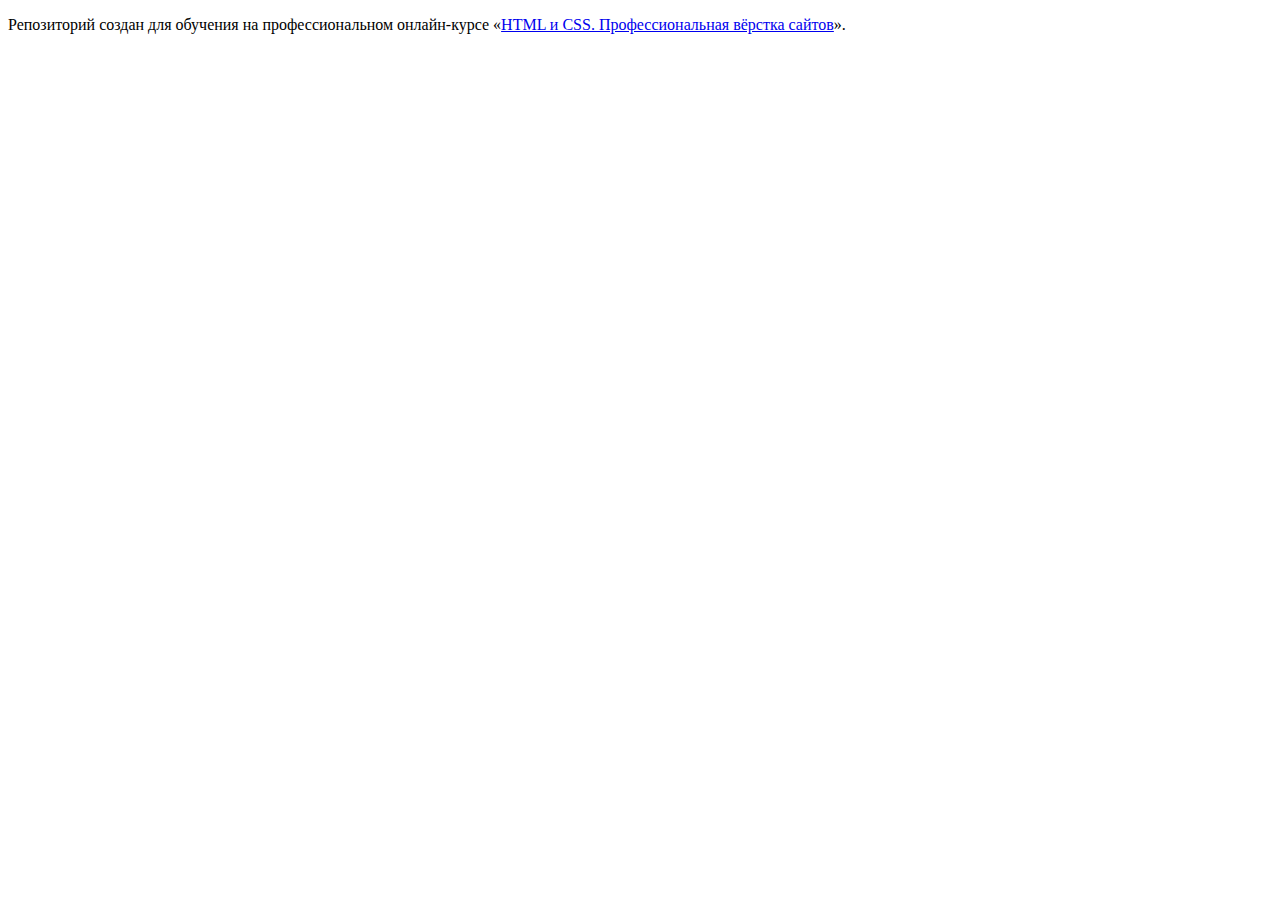
<file: blank.html>
<!DOCTYPE html>
<html lang="ru">
  <head>
    <meta charset="utf-8">
    <title>HTML Academy: Техномарт</title>
  </head>
  <body>
  
    <p>Репозиторий создан для обучения на профессиональном онлайн‑курсе «<a href="https://htmlacademy.ru/intensive/htmlcss">HTML и CSS. Профессиональная вёрстка сайтов</a>».</p>

  </body>
</html>
</file>
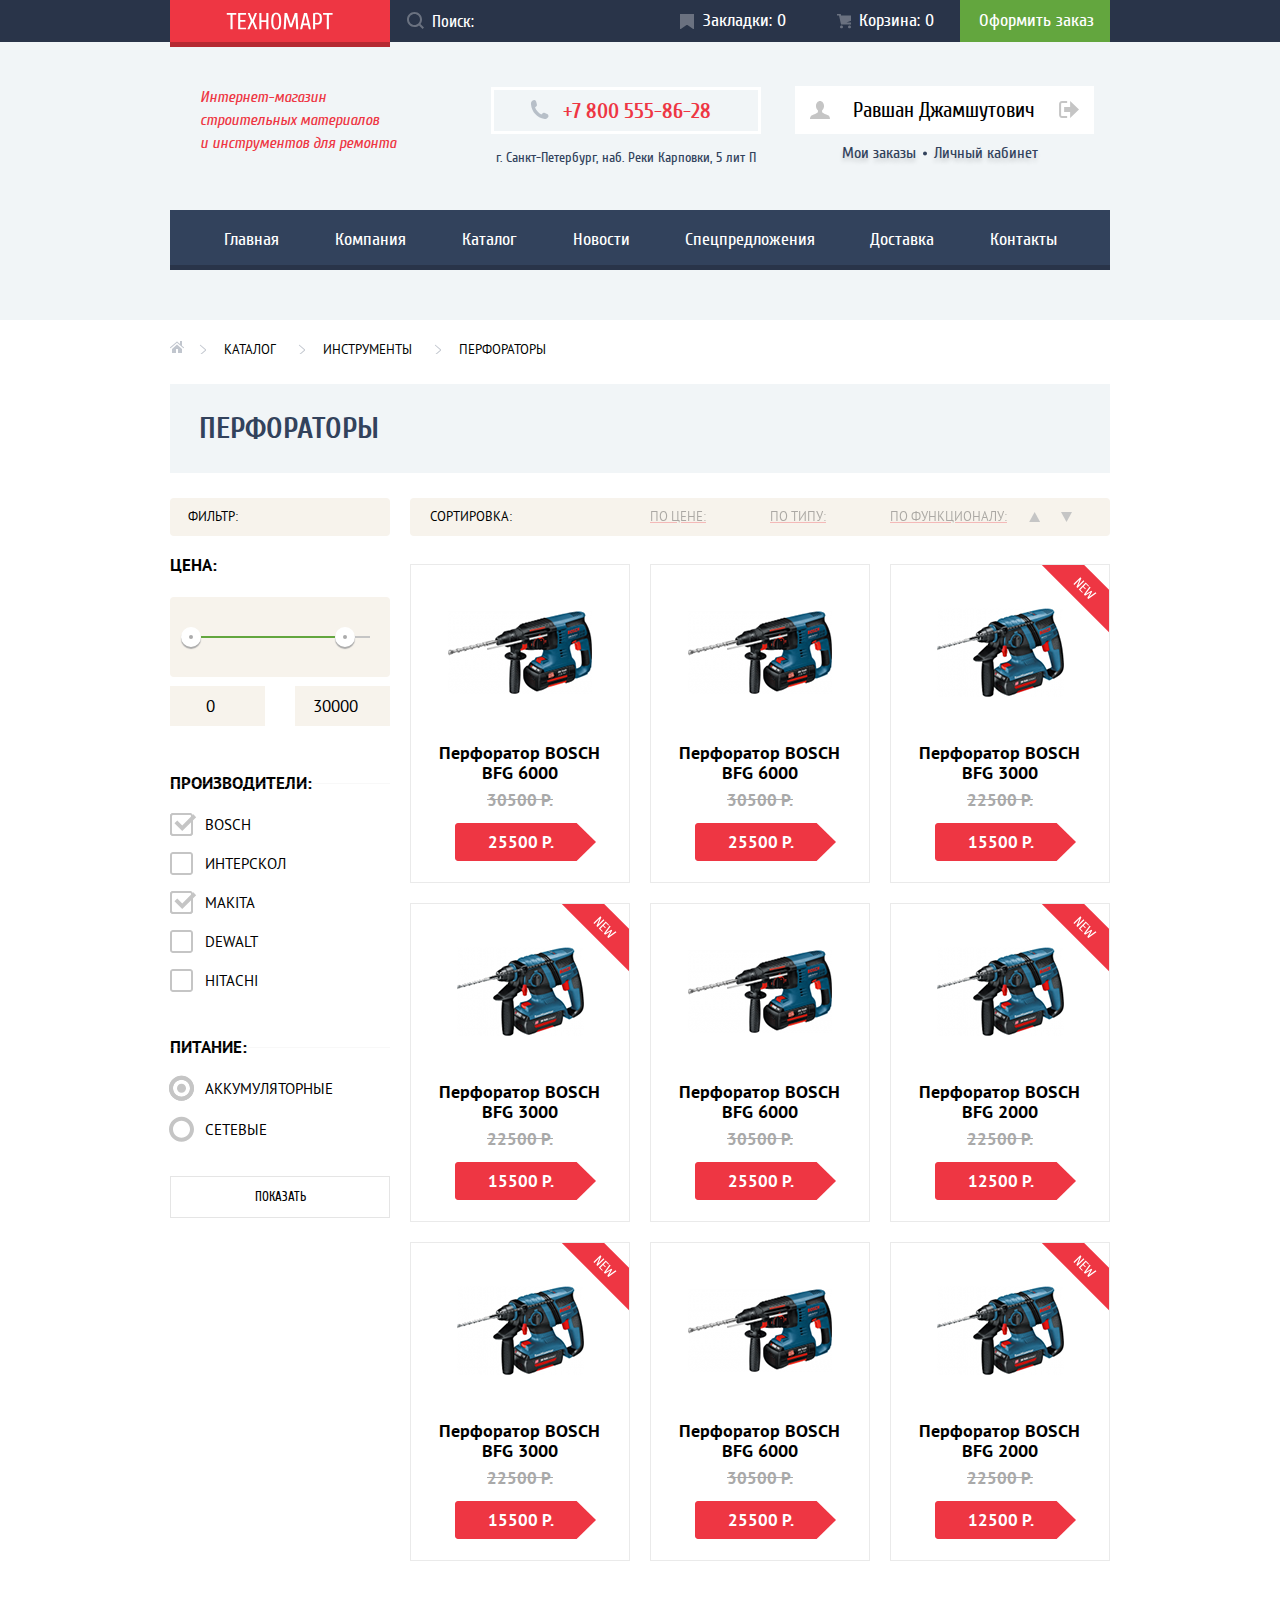
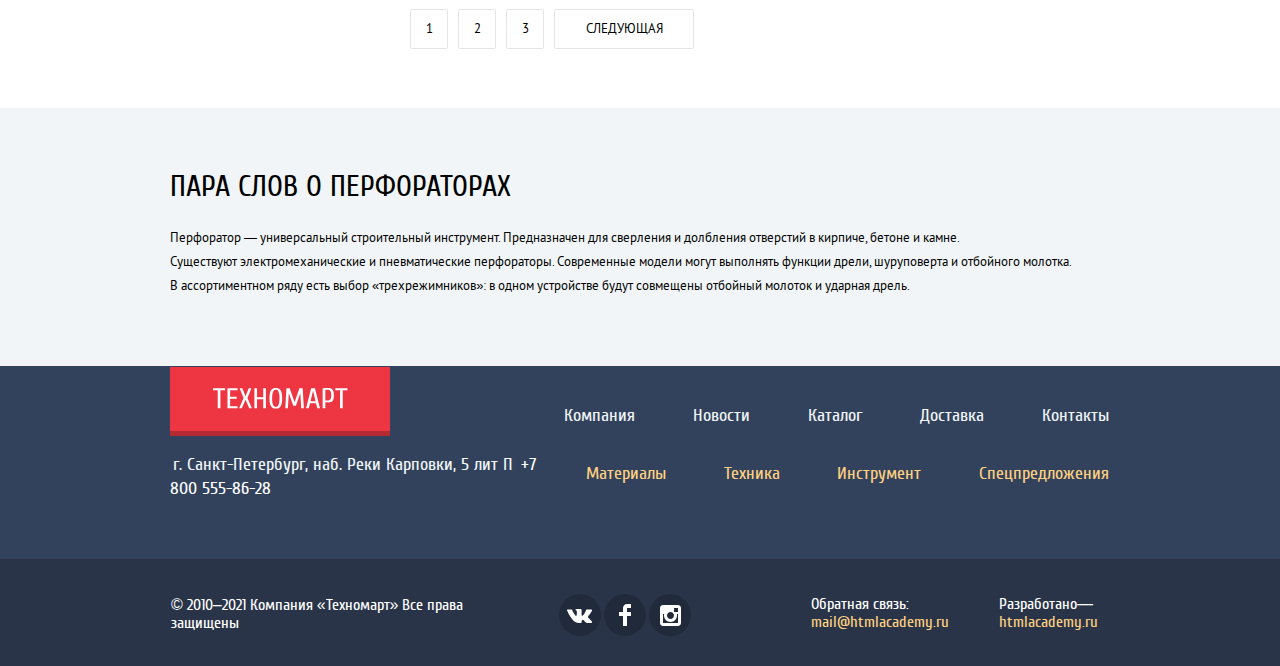
<file: catalog.html>
<!DOCTYPE html>
<html lang="ru">

<head>
  <meta charset="utf-8">
  <meta http-equiv="X-UA-Compatible" content="IE=edge">
  <meta name="viewport" content="width=device-width, initial-scale=1.0">

  <title>HTML Academy: Техномарт</title>

  <link rel="icon" href="favicon.ico">
  <link rel="icon" href="favicon/icon.svg" type="image/svg+xml">
  <link rel="apple-touch-icon" href="favicon/180.png">
  <link rel="manifest" href="manifest.webmanifest">

  <link rel="preload" href="fonts/cuprum.woff2" as="font" crossorigin="anonymous">
  <link rel="preload" href="fonts/cuprumbold.woff2" as="font" crossorigin="anonymous">

  <link rel="stylesheet" href="css/normalize.css">
  <link rel="stylesheet" href="css/style.css">
</head>

<body class="page-body">
  <header class="header">
    <div class="header-top-bar">
      <div class="header-top-wrapper">
        <a class="main-logo" href="index.html" title="Техномарт"><img src="img/logo/logo.svg" width="107px" height="17px"
            alt="Логотип Техномарт"></a>
        <form action="https://echo.htmlacademy.ru" method="post">
          <label class="top-search">
            <input class="header-search" type="text" id="search" name="search" placeholder="Поиск:">
            <svg width="17" height="17" viewBox="0 0 17 17" fill="none" xmlns="http://www.w3.org/2000/svg">
              <path fill-rule="evenodd" clip-rule="evenodd"
                d="M13.458 12.044L17 15.586L15.586 17L12.044 13.458C10.782 14.421 9.21 15 7.5 15C3.35786 15 0 11.6421 0 7.5C0 3.35786 3.35786 0 7.5 0C11.6421 0 15 3.35786 15 7.5C15.0001 9.14309 14.4581 10.7403 13.458 12.044ZM7.5 2C4.467 2 2 4.467 2 7.5C2.00331 10.5362 4.4638 12.9967 7.5 13C10.532 13 13 10.532 13 7.5C13 4.467 10.532 2 7.5 2Z" />
            </svg>
          </label>
        </form>
        <a class="bookmarks links" href="#" title="Закладки">Закладки: 0</a>
        <a class="basket links" href="#" title="Корзина">Корзина: 0</a>
        <a class="checkout links" href="#" title="Оформить заказ">Оформить заказ</a>
      </div>
    </div>
    </div>

    <div class="container">
      <div class="header-middle">
        <div class="header-text">
          Интернет-магазин <br>
          строительных материалов <br>
          и инструментов для ремонта
        </div>

        <div class="header-contacts">
          <a class="header-phone links" href="tel:+78005558628" title="Позвонить">+7 800 555-86-28</a>
          <p class="header-address">
            г. Санкт-Петербург, наб. Реки Карповки, 5 лит П
          </p>
        </div>
        <div class="login-user">
          <div>
            <!--Авторизованному пользователю-->
            <a class="login-in" href="#">Равшан Джамшутович</a> <a href="#"></a>
            <a href="#" title="Выйти"></a>
          </div>
          <div class="private">
            <a class="private-basket" href="#" title="Мои заказы">Мои заказы</a>
            <div class="private-img"></div>
            <a class="private-office" href="#" title="Личный кабинет">Личный кабинет</a>
          </div>
        </div>
      </div>

      <nav class="main-navigation container">
        <ul class="main-navigation-list lists">
          <li class="site-navigation"><a class="navigation-point links" href="index.html" title="Главная">Главная</a>
          </li>
          <li class="site-navigation"><a class="navigation-point links" href="blank.html" title="Компания">Компания</a>
          </li>
          <li class="site-navigation"><a class="navigation-point links" href="catalog.html" title="Каталог">Каталог</a>
          </li>
          <li class="site-navigation"><a class="navigation-point links" href="blank.html" title="Новости">Новости</a>
          </li>
          <li class="site-navigation"><a class="navigation-point links" href="blank.html"
              title="Спецпредложения">Спецпредложения</a></li>
          <li class="site-navigation"><a class="navigation-point links" href="blank.html" title="Доставка">Доставка</a>
          </li>
          <li class="site-navigation"><a class="navigation-point links" href="blank.html" title="Контакты">Контакты</a>
          </li>
        </ul>
      </nav>
  </header>

  <main class="main-catalog">
    <div class="container">
      <h1 class="visually-hidden">Каталог продукции</h1>
      <div class="catalog-menu lists">
        <a class="basic" href="index.html" title="Главная"></a>
        <a class="next" href="catalog.html" title="Каталог">Каталог</a>
        <a class="next" href="blank.html" title="Инструменты">Инструменты</a>
        <a class="next" title="Перфораторы">Перфораторы</a>
      </div>

      <h2 class="header-punchers">перфораторы</h2>

      <div class="catalog-content">
        <section class="main-catalog-filter">
          <div class="header-filter">Фильтр:</div>

          <form class="filter-price" method="get" action="https://echo.htmlacademy.ru">
            <fieldset>
              <legend class="filter-section">
                Цена:
              </legend>
              <div class="filter-range">
                <div class="scale">
                  <div class="bar" style="width: 85%; margin-left: 0%"></div>
                </div>
                <div class="toggle toggle-min" tabindex="0" style="left: 5%"></div>
                <div class="toggle toggle-max" tabindex="0" style="left: 75%"></div>
              </div>
              <div class="range-price">
                <label><input class="filter-range-price" type="number" name="min-price" value="0"></label>
                <label><input class="filter-range-price" type="number" name="max-price" value="30000"></label>
              </div>
            </fieldset>
            <fieldset>
              <legend class="filter-section filter-line">
                Производители:
              </legend>
              <ul class="filter-points lists">
                <li class="manufacturers-items">
                  <input class="visually-hidden filter-input-checkbox" type="checkbox" name="manufacturers"
                    value="BOSCH" id="filter-BOSCH" checked>
                  <label for="filter-BOSCH">BOSCH</label>
                </li>
                <li class="manufacturers-items">
                  <input class="visually-hidden filter-input-checkbox" type="checkbox" name="manufacturers"
                    value="ИНТЕРСКОЛ" id="filter-ИНТЕРСКОЛ">
                  <label for="filter-ИНТЕРСКОЛ">ИНТЕРСКОЛ</label>
                </li>
                <li class="manufacturers-items">
                  <input class="visually-hidden filter-input-checkbox" type="checkbox" name="manufacturers"
                    value="MAKIta" id="filter-MAKIta" checked>
                  <label for="filter-MAKIta">MAKIta</label>
                </li>
                <li class="manufacturers-items">
                  <input class="visually-hidden filter-input-checkbox" type="checkbox" name="manufacturers"
                    value="Dewalt" id="filter-Dewalt">
                  <label for="filter-Dewalt">Dewalt</label>
                </li>
                <li class="manufacturers-items">
                  <input class="visually-hidden filter-input-checkbox" type="checkbox" name="manufacturers"
                    value="Hitachi" id="filter-Hitachi">
                  <label for="filter-Hitachi">Hitachi</label>
                </li>
              </ul>
            </fieldset>
            <fieldset>
              <legend class="filter-section filter-line">
                Питание:
              </legend>
              <ul class="filter-points lists">
                <li class="energy-items">
                  <input class="visually-hidden filter-input-radio" type="radio" name="energy" value="battery"
                    id="filter-battery" checked>
                  <label for="filter-battery">Аккумуляторные</label>
                </li>
                <li class="energy-items">
                  <input class="visually-hidden filter-input-radio" type="radio" name="energy" value="Network"
                    id="filter-Network">
                  <label for="filter-Network">Сетевые</label>
                </li>
              </ul>
            </fieldset>
            <button class="button-filter" type="submit">Показать</button>
          </form>

        </section>
        <div>
          <section class="main-sorting">
            <span class="sorting">Сортировка:</span>
            <div class="sorting-item lists">
              <a class="sorting-point" href="#" title="По цене">По цене:</a>
              <a class="sorting-point" href="#" title="По типу">По типу:</a>
              <a class="sorting-point" href="#" title="По функционалу">По функционалу:</a>
            </div>
            <ul class="increase lists">
              <li class="up">
                <a href="#" title="Возрастание"></a>
              </li>
              <li class="down">
                <a href="#" title="Убывание"></a>
              </li>
            </ul>
          </section>

          <section class="container">
            <h2 class="visually-hidden">Список перфораторов</h2>

            <ul class="catalog-products lists">
              <li class="popular-products-item">
                <div class="img-catalog">
                  <img src="img/catalog/boschbfg6000.png" width="144" height="128" alt="Перфоратор bosch bfg 6000">
                </div>
                <h3 class="popular-products-name">Перфоратор BOSCH BFG 6000</h3>
                <span class="old-price">30500 Р.</span>
                <span class="new-price">25500 Р.</span>
                <div class="products-hover">
                  <a class="button-hover-buy" href="#">Купить</a>
                  <a class="button-hover-bookmarks" href="#">В закладки</a>
                </div>
              </li>
              <li class="popular-products-item">
                <div class="img-catalog">
                  <img src="img/catalog/boschbfg6000.png" width="144" height="128" alt="Перфоратор bosch bfg 6000">
                </div>
                <h3 class="popular-products-name">Перфоратор BOSCH BFG 6000</h3>
                <span class="old-price">30500 Р.</span>
                <span class="new-price">25500 Р.</span>
                <div class="products-hover">
                  <a class="button-hover-buy" href="#">Купить</a>
                  <a class="button-hover-bookmarks" href="#">В закладки</a>
                </div>
              </li>
              <li class="popular-products-item new">
                <div class="img-catalog">
                  <img src="img/catalog/boschbfg3000.png" width="127" height="112" alt="Перфоратор bosch bfg 3000">
                </div>
                <h3 class="popular-products-name">Перфоратор BOSCH BFG 3000</h3>
                <span class="old-price">22500 Р.</span>
                <span class="new-price">15500 Р.</span>
                <div class="products-hover">
                  <a class="button-hover-buy" href="#">Купить</a>
                  <a class="button-hover-bookmarks" href="#">В закладки</a>
                </div>
              </li>
              <li class="popular-products-item new">
                <div class="img-catalog">
                  <img src="img/catalog/boschbfg3000.png" width="127" height="112" alt="Перфоратор bosch bfg 3000">
                </div>
                <h3 class="popular-products-name">Перфоратор BOSCH BFG 3000</h3>
                <span class="old-price">22500 Р.</span>
                <span class="new-price">15500 Р.</span>
                <div class="products-hover">
                  <a class="button-hover-buy" href="#">Купить</a>
                  <a class="button-hover-bookmarks" href="#">В закладки</a>
                </div>
              </li>
              <li class="popular-products-item">
                <div class="img-catalog">
                  <img src="img/catalog/boschbfg6000.png" width="144" height="128" alt="Перфоратор bosch bfg 6000">
                </div>
                <h3 class="popular-products-name">Перфоратор BOSCH BFG 6000</h3>
                <span class="old-price">30500 Р.</span>
                <span class="new-price">25500 Р.</span>
                <div class="products-hover">
                  <a class="button-hover-buy" href="#">Купить</a>
                  <a class="button-hover-bookmarks" href="#">В закладки</a>
                </div>
              </li>
              <li class="popular-products-item new">
                <div class="img-catalog">
                  <img src="img/catalog/boschbfg2000.png" width="127" height="112" alt="Перфоратор bosch bfg 2000">
                </div>
                <h3 class="popular-products-name">Перфоратор BOSCH BFG 2000</h3>
                <span class="old-price">22500 Р.</span>
                <span class="new-price">12500 Р.</span>
                <div class="products-hover">
                  <a class="button-hover-buy" href="#">Купить</a>
                  <a class="button-hover-bookmarks" href="#">В закладки</a>
                </div>
              <li class="popular-products-item new">
                <div class="img-catalog">
                  <img src="img/catalog/boschbfg3000.png" width="127" height="112" alt="Перфоратор bosch bfg 3000">
                </div>
                <h3 class="popular-products-name">Перфоратор BOSCH BFG 3000</h3>
                <span class="old-price">22500 Р.</span>
                <span class="new-price">15500 Р.</span>
                <div class="products-hover">
                  <a class="button-hover-buy" href="#">Купить</a>
                  <a class="button-hover-bookmarks" href="#">В закладки</a>
                </div>
              </li>
              <li class="popular-products-item">
                <div class="img-catalog">
                  <img src="img/catalog/boschbfg6000.png" width="144" height="128" alt="Перфоратор bosch bfg 6000">
                </div>
                <h3 class="popular-products-name">Перфоратор BOSCH BFG 6000</h3>
                <span class="old-price">30500 Р.</span>
                <span class="new-price">25500 Р.</span>
                <div class="products-hover">
                  <a class="button-hover-buy" href="#">Купить</a>
                  <a class="button-hover-bookmarks" href="#">В закладки</a>
                </div>
              </li>
              <li class="popular-products-item new">
                <div class="img-catalog">
                  <img src="img/catalog/boschbfg2000.png" width="127" height="112" alt="Перфоратор bosch bfg 2000">
                </div>
                <h3 class="popular-products-name">Перфоратор BOSCH BFG 2000</h3>
                <span class="old-price">22500 Р.</span>
                <span class="new-price">12500 Р.</span>
                <div class="products-hover">
                  <a class="button-hover-buy" href="#">Купить</a>
                  <a class="button-hover-bookmarks" href="#">В закладки</a>
                </div>
            </ul>
            <div class="all-pages">
              <div class="pages lists">
                <a class="page1" href="#" title="1">1</a>
                <a class="page2" href="#" title="2">2</a>
                <a class="page3" href="#" title="3">3</a>
              </div>
              <a class="page-next" href="#" title="Следующая">Следующая</a>
            </div>
        </div>
      </div>
    </div>
    </section>

    <section class="main-bottom">
      <div class="container">
        <h2 class="heading">Пара слов о перфораторах</h2>
        <p class="perforator-text">Перфоратор — универсальный строительный инструмент. Предназначен для сверления и
          долбления отверстий в кирпиче,
          бетоне и камне.<br>
          Существуют электромеханические и пневматические перфораторы. Современные модели
          могут
          выполнять функции дрели,
          шуруповерта и отбойного молотка. <br>
          В ассортиментном ряду есть выбор «трехрежимников»: в одном устройстве будут
          совмещены отбойный молоток и
          ударная дрель.</p>
      </div>
    </section>
  </main>

  <footer class="main-footer">
    <div class="container">
      <div class="main-footer-content">
        <div>
          <a class="footer-logo" href="index.html" title="Техномарт"><img src="img/logo/logo.svg" width="137"
              height="22" alt="Логотип Техномарт"></a>

          <div class="footer-contacts">
            <span class="footer-address">
              г. Санкт-Петербург, наб. Реки Карповки, 5 лит П
            </span>

            <a class="contacts-phone links" href="tel:+78005558628" title="Позвонить">+7 800 555-86-28</a>
          </div>
        </div>
        <nav>
          <ul class="footer-navigation lists">
            <li><a class="footer-site-navigation" href="blank.html" title="Компания">Компания</a></li>
            <li><a class="footer-site-navigation" href="blank.html" title="Новости">Новости</a></li>
            <li><a class="footer-site-navigation" href="blank.html" title="Каталог">Каталог</a></li>
            <li><a class="footer-site-navigation" href="blank.html" title="Доставка">Доставка</a></li>
            <li><a class="footer-site-navigation" href="blank.html" title="Контакты">Контакты</a></li>
          </ul>
          <ul class="footer-navigation-2 lists">
            <li><a class="footer-catalog-navigation" href="blank.html" title="Материалы">Материалы</a></li>
            <li><a class="footer-catalog-navigation" href="blank.html" title="Техника">Техника</a></li>
            <li><a class="footer-catalog-navigation" href="blank.html" title="Инструмент">Инструмент</a></li>
            <li><a class="footer-catalog-navigation" href="blank.html" title="Спецпредложения">Спецпредложения</a></li>
          </ul>
        </nav>
      </div>
    </div>

    <div class="footer-bottom">
      <div class="container footer-bottom-content">
        <div class="footer-bottom-text">
          <span>© 2010–2021 Компания «Техномарт» </span>
          <span>Все права защищены</span>
        </div>

        <div class="footer-social lists">
          <a class="social-button vk links" href="#" title="Вконтакте"></a>
          <a class="social-button fb links" href="#" title="Фейсбук"></a>
          <a class="social-button ins links" href="#" title="Инстаграм"></a>
        </div>

        <div class="footer-feedback">
          <span class="footer-text">Обратная связь:</span>
          <a class="footer-links" href="mailto:mail@htmlacademy.ru" title="Написать"> mail@htmlacademy.ru</a>
        </div>

        <div class="footer-copyriting">
          <span class="footer-text">Разработано— </span>
          <a class="footer-links" href="https://htmlacademy.ru/intensive/htmlcss"
            title="htmlacademy.ru">htmlacademy.ru</a>
        </div>
      </div>

    </div>

  </footer>

  <div class="container modal-basket modal">
    <div class="modal-basket-text">
      <button type="button">Закрыть</button>
      <span class="add">Товар добавлен в корзину!</span>
    </div>
    <div class="modal-button-back">
      <a class="modal-basket-button btn-red" href="blank.html">Оформить заказ</a>
      <a class="modal-basket-continue" href="blank.html">Продолжить покупки</a>
    </div>
  </div>

</body>

</html>
</file>
<file: css/style.css>
@font-face {
  font-style: normal;
  font-weight: 400;
  font-family: 'Cuprum';

  font-display: swap;
  src:
    url('../fonts/cuprum.woff') format("woff"),
    url('../fonts/cuprum.woff2') format("woff2");
}

@font-face {
  font-style: normal;
  font-weight: 700;
  font-family: 'Cuprum';

  font-display: swap;
  src:
    url('../fonts/cuprumbold.woff') format("woff"),
    url('../fonts/cuprumbold.woff2') format("woff2");
}

@font-face {
  font-style: italic;
  font-weight: 700;
  font-family: 'Cuprum';

  font-display: swap;
  src:
    url('../fonts/cuprumbolditalic.woff') format("woff"),
    url('../fonts/cuprumbolditalic.woff2') format("woff2");
}

@font-face {
  font-style: italic;
  font-weight: 400;
  font-family: 'Cuprum';

  font-display: swap;
  src:
    url('../fonts/cuprumitalic.woff') format("woff"),
    url('../fonts/cuprumitalic.woff2') format("woff2");
}

@font-face {
  font-style: normal;
  font-weight: 400;
  font-family: 'PT Sans';

  font-display: swap;
  src:
    url('../fonts/ptsans.woff') format("woff"),
    url('../fonts/ptsans.woff2') format("woff2");
}

@font-face {
  font-style: normal;
  font-weight: 700;
  font-family: 'PT Sans';

  font-display: swap;
  src:
    url('../fonts/ptsansbold.woff') format("woff"),
    url('../fonts/ptsansbold.woff2') format("woff2");
}


:root {
  /* Переменные Цвета */
  --basic-dark-blue: #293449;
  --basic-blue: #32425C;
  --button-red: #EE3643;
  --order-green: #63A63E;
  --order-green-hover: #5FBB2D;
  --basic-light-blue: #F1F5F7;
  --basic-beige: #F9F5F0;
  --basic-white: #FFFFFF;
  --basic-grey: #ABABAB;
  --materials-yellow: #FFBF47;
  --tool-blue: #3BBCE3;
  --technics-pink: #DC91D8;
  --discounts-green: #8ED78F;
  --delivery-yellow: #FFC047;
  --social-blue: #212A3A;
  --basic-black: #000000;
  --basic-focus: rgba(255, 255, 255, 0.5);
  --basic-focus-back: #161D29;
  --basic-focus-nav: #1D2739;
  --link-active: #C5C5C5;
  --old-price: #A9A9A9;
  --aiming-red: #CA2C37;
  --active-red: #BA2732;
  --shadow-logo: #b52932;
  --shadow-logo-active: #8d1e25;
  --address: #F3F7F9;
  --footer-nav-white: #F1F5F7;
  --footer-nav-yellow: #FFD180;
  --dark-blue: #405069;
  --black1: rgba(0, 0, 0, 0.24);
  --black2: rgba(0, 0, 0, 0.15);
  --grey1: rgba(255, 255, 255, 0.3);
  --grey2: rgba(197, 197, 197, 0.3);
  --grey3: rgba(169, 169, 169, 0.3);
  --background-filter: #F7F3EC;
  --basic-frame: #E5E5E5;
  --feedback-back: #F4F4F4;
  --box-shadow-green: #367315;
  --btn-green-active: #518534;
  --basic-border: #EAEAEA;


  /* Переменные Шрифты */
  --basic-font: 'Cuprum', Arial, sans-serif;
  --basic-font-second: 'PT Sans', Arial, sans-serif;

}

*,
*::after,
*::before {
  box-sizing: border-box;
}

html {
  box-sizing: border-box;
}

body {
  margin: 0;
  padding: 0;
  font-family: var(--basic-font);
  font-size: 18px;
  line-height: 24px;
  font-weight: normal;
  background-color: var(--basic-white);
  color: var(--basic-black);
}

/* Общее */

.page {
  height: 100%;
}

.page-body {
  min-height: 100%;
  display: grid;
  grid-template-rows: min-content 1fr min-content;
  align-content: start;
  min-width: 1200px;
}

img {
  max-width: 100%;
  height: auto;
}

.container {
  width: 940px;
  margin: 0 auto;
}

.links {
  text-decoration: none;
  color: var(--basic-white);
  font-family: var(--basic-font);
}

.visually-hidden {
  position: absolute;
  width: 1px;
  height: 1px;
  margin: 1px;
  border: 0;
  padding: 0;
  white-space: nowrap;
  clip-path: inset(100%);
  clip: rect(0 0 0 0);
  overflow: hidden;
}

.lists {
  list-style: none;
  margin: 0;
  padding: 0;
}

.item {
  margin: 0px 0 14px 0;
}

.btn-red {
  background-color: var(--button-red);
  color: var(--basic-white);
  line-height: 18px;
  font-weight: 400;
  font-size: 14px;
  display: block;
  text-transform: uppercase;
  text-align: center;
  text-decoration: none;
  padding-top: 11px;
  padding-bottom: 9px;
}

.btn-red:hover {
  background-color: var(--aiming-red);
}

.btn-red:active {
  background-color: var(--active-red);
}

/* Шапка сайта */
/* верх */

.main-logo {
  width: 220px;
  background-color: var(--button-red);
  display: inline-flex;
  padding-left: 56px;
  padding-right: 56px;
  padding-top: 12px;
  padding-bottom: 12px;
  box-shadow: 0px 5px 0px var(--shadow-logo);
  order: 0;
}

.main-logo:active {
  background-color: var(--active-red);
  box-shadow: 0px 5px 0px var(--shadow-logo-active);

}

.header {
  background-color: var(--basic-light-blue);
  height: 320px;
}

.header-top-wrapper {
  width: 940px;
  margin: 0 auto;
  padding: 0;
  display: grid;
  grid-template-columns: 220px 1fr 150px 150px 150px;
  background-color: var(--basic-dark-blue);
  color: var(--basic-white);
  font-family: var(--basic-font);
}

.header-top-bar {
  background-color: var(--basic-dark-blue);
}

.top-search {
  display: flex;
  width: 100%;
  height: 100%;
  position: relative;
}

.top-search svg {
  fill: var(--basic-white);
  position: absolute;
  z-index: 1;
  top: 12px;
  left: 17px;
  opacity: 0.3;
}

.header-search {
  padding: 9px 42px;
  width: 100%;
  height: 100%;
  font-size: 17px;
  line-height: 18px;
  color: var(--basic-white);
  background-color: var(--basic-dark-blue);
  position: relative;
  border: none;
}

.top-search svg:hover {
  opacity: 1;
}

.header-search:hover::placeholder {
  color: var(--basic-black);
}

.header-search:focus+svg {
  fill: var(--button-red);
  opacity: 1;
}

.header-search:focus::placeholder {
  color: var(--basic-black);
  background-color: var(--basic-white);
}

.header-search:focus {
  color: var(--basic-black);
  background-color: var(--basic-white);
}

.header-search::placeholder {
  color: var(--basic-white);
}

.bookmarks::before {
  content: '';
  position: absolute;
  transform: translateY(-50%);
  top: 50%;
  left: 20px;
  height: 15px;
  width: 15px;
  background-image: url('../img/Shape.svg');
  background-repeat: no-repeat;
  opacity: 0.3;
}

.increase {
  display: flex;
  flex-direction: row;
  justify-content: center;
  align-self: center;
  align-items: center;
  gap: 21px;
}

.up a,
.down a {
  display: flex;
  flex-direction: row;
  justify-content: center;
  align-self: center;
  align-items: center;
  height: 10px;
  width: 11px;
  background-repeat: no-repeat;
  padding: 0;
  margin: 0;
}

.up a {
  background-image: url('../img/up.svg');
}

.up a:hover {
  background-image: url('../img/uphover.svg');
}

.up a:active,
.up a:focus {
  background-image: url('../img/upactive.svg');
}

.down a {
  background-image: url('../img/down.svg');
}

.down a:hover {
  background-image: url('../img/downhover.svg');
}

.down a:active,
.down a:focus {
  background-image: url('../img/downactive.svg');
}

.bookmarks {
  color: var(--basic-white);
  text-align: center;
  position: relative;
  display: block;
  padding: 9px 24px 9px 43px;

}

.basket::before {
  content: '';
  position: absolute;
  transform: translateY(-50%);
  top: 50%;
  left: 27px;
  height: 15px;
  width: 14px;
  background-image: url('../img/cart.svg');
  background-repeat: no-repeat;
  opacity: 0.3;
}

.basket:hover::before,
.bookmarks:hover::before,
.header-top-search:hover::before {
  opacity: 1;
}



.basket {
  color: var(--basic-white);
  text-align: center;
  display: block;
  padding: 9px 26px 9px 49px;
}

.basket:active,
.bookmarks:active {
  opacity: 0.5;
  background-color: var(--basic-focus-back);
}

.checkout {
  display: block;
  width: 150px;
  line-height: 24px;
  padding: 9px 16px 9px 19px;
  text-align: center;
  align-items: center;
  background-color: var(--order-green);
}

.checkout:hover {
  background-color: var(--order-green-hover);
}

.checkout:focus {
  background-color: var(--order-green);
  color: var(--basic-focus);
}


/* Шапка сайта */
/* Середина */

.header-middle {
  padding: 44px 0 38px 30px;
  display: grid;
  grid-template-columns: 276px 279px 315px;
  grid-gap: 20px;
}

.header-contacts {
  display: flex;
  flex-direction: column;
  justify-content: space-between;
  align-items: center;
  margin: 0 20px 0 0;
}

.header-text {
  font-family: var(--basic-font);
  font-style: italic;
  font-weight: normal;
  font-size: 16px;
  line-height: 23px;
  color: var(--button-red);
}

.header-phone::before {
  content: '';
  position: absolute;
  transform: translateY(-50%);
  top: 50%;
  left: 36px;
  height: 22px;
  width: 24px;
  background-image: url('../img/phone.svg');
  background-repeat: no-repeat;
}

.header-phone {
  position: relative;
  width: 270px;
  font-family: var(--basic-font);
  font-style: normal;
  font-weight: 700;
  font-size: 21px;
  line-height: 30px;
  padding: 6px 17px 5px 40px;
  color: var(--button-red);
  border: 3px solid var(--basic-white);
  text-align: center;
  margin: 1px;
}

.header-address {
  width: 270px;
  font-size: 14px;
  line-height: 24px;
  color: var(--basic-blue);
  text-align: center;
  margin: 2px;
}

.user-navigation {
  display: flex;
  flex-direction: row;
  justify-content: flex-end;
  align-items: flex-start;

}

.login-in {
  position: relative;
  display: block;
  width: 299px;
  background-color: var(--basic-white);
  color: var(--basic-black);
  font-family: var(--basic-font);
  font-size: 21px;
  padding: 12px 57px 12px 56px;
  text-decoration: none;
  text-align: center;
}

.login-in::before {
  content: '';
  position: absolute;
  transform: translateY(-50%);
  top: 50%;
  left: 15px;
  height: 18px;
  width: 20px;
  background-image: url('../img/persone.svg');
  background-repeat: no-repeat;
  margin-right: 7px;
  margin-right: 10px;
}

.login-in::after {
  content: '';
  position: absolute;
  transform: translateY(-50%);
  top: 50%;
  right: 8px;
  height: 18px;
  width: 20px;
  background-image: url('../img/logout.svg');
  background-repeat: no-repeat;
  margin-right: 7px;
  margin-left: 10px;
}

.private {
  width: 210px;
  display: flex;
  gap: 6px;
  align-items: center;
  justify-content: center;
  margin: 7px 40px;
}

.private-img {
  background-image: url('../img/point.svg');
  background-position: center;
  display: inline-block;
  height: 7px;
  width: 6px;
  background-repeat: no-repeat;
  padding: 0;
  margin: 0;
}

.private-basket,
.private-office {
  text-decoration: none;
  font-family: var(--basic-font);
  font-size: 16px;
  color: var(--basic-blue);
  border-color: 1px solid var(--basic-black);
  text-shadow: 0px 4px 4px var(--black2);
}

.private-basket:hover,
.private-office:hover {
  color: var(--button-red);
}

.private-basket:active,
.private-office:active,
.login-in:active {
  color: var(--link-active);
}

.login-link {
  display: flex;
  width: 121px;
  flex-direction: row;
  justify-content: flex-end;
  margin: 0 10px;
  background-color: var(--basic-white);
  color: var(--basic-black);
  font-size: 21px;
  line-height: 21px;
  text-align: center;
  padding: 14px 27px 12px 19px;
}

.registration-link {
  display: block;
  background-color: var(--basic-white);
  color: var(--basic-black);
  font-size: 21px;
  line-height: 21px;
  text-align: center;
  padding: 16px 24px 12px 24px;
}

.login-link:hover,
.registration-link:hover {
  color: var(--button-red);
}

.login-link:active,
.registration-link:active {
  color: var(--link-active);
}

.login-link::before {
  content: '';
  position: absolute;
  transform: translateY(-50%);
  top: 50%;
  left: 20px;
  height: 17px;
  width: 20px;
  background-image: url('../img/icon-login.svg');
  background-repeat: no-repeat;
  margin-right: 7px;
  opacity: 0.3;
}

.login-link:hover::before {
  opacity: 1;
}

.login-link:active::before {
  opacity: 0.3;
}


/* Шапка сайта */
/* Навигация */


.main-navigation {
  max-width: 940px;
  font-family: var(--basic-font);
  font-size: 18px;
  line-height: 24px;
  color: var(--basic-white);
  background-color: var(--basic-blue);
  line-height: 24px;
  text-align: center;
}

.main-navigation-list {
  display: grid;
  grid-template-columns: repeat(7, max-content);
  box-shadow: inset 0px -5px 0px var(--basic-dark-blue);
  padding: 0 24px 0 26px;
}

.navigation-point {
  display: flex;
  justify-content: center;
  padding: 18px 28px;
  max-width: 184px;
}

.navigation-point.current {
  pointer-events: none;
}

.navigation-point:hover {
  background-color: var(--basic-dark-blue);
  color: var(--basic-white);

}

.navigation-point:active {
  background-color: var(--basic-focus-nav);
  color: var(--basic-white);
  opacity: 0.5;
}

/* main */

.new,
.header-top-search,
.services-button-list,
.img-delivery,
.img-guarantee,
.img-credit,
.basket,
.login-link,
.next {
  position: relative;
}

.new::before {
  content: "";
  position: absolute;
  background-image: url("../img/new.svg");
  background-repeat: no-repeat;
  background-size: 100%;
  background-position: center;
  width: 70px;
  height: 70px;
  right: 0;
  top: 0;
  z-index: 99;
}

.main-division {
  margin: 59px auto;
  display: grid;
  grid-template:
    "a a"
    "b c"/ 66% 33%;
  grid-gap: 20px;
}

.division-products {
  grid-area: a;
  display: grid;
  grid-template-columns: repeat(3, 300px);
  grid-gap: 20px;

}

.division-services {
  display: grid;
  grid-template-columns: 300px;
  grid-area: c;
  grid-gap: 20px;
}

.materials {
  background-color: var(--materials-yellow);

}

.materials-img,
.tool-img,
.technics-img,
.discounts-img,
.delivery-img {
  position: relative;
}


.materials-img::after {
  content: '';
  position: absolute;
  transform: translateY(-46%);
  top: 50%;
  right: 43px;
  width: 44px;
  height: 65px;
  background-image: url('..//img/materials-img.svg');
}

.tool-img::after {
  content: '';
  position: absolute;
  transform: translateY(-45%);
  top: 50%;
  right: 30px;
  width: 75px;
  height: 61px;
  background-image: url('..//img/tool-img.svg');
}

.technics-img::after {
  content: '';
  position: absolute;
  transform: translateY(-50%);
  top: 50%;
  right: 31px;
  width: 78px;
  height: 62px;
  background-image: url('..//img/technics-img.svg');
}

.discounts-img::after {
  content: '';
  position: absolute;
  transform: translateY(-50%);
  top: 50%;
  right: 45px;
  width: 59px;
  height: 72px;
  background-image: url('..//img/discounts-img.svg');
}

.delivery-img::after {
  content: '';
  position: absolute;
  transform: translateY(-48%);
  top: 50%;
  right: 31px;
  width: 78px;
  height: 63px;
  background-image: url('..//img/delivery-img.svg');
}


.division {
  font-family: var(--basic-font);
  font-weight: 400;
  padding: 20px 22px 21px 22px;
}

.tool {
  background-color: var(--tool-blue);
}

.technics {
  background-color: var(--technics-pink);
}

.discounts {
  background-color: var(--discounts-green);

}

.delivery {
  background-color: var(--delivery-yellow);

}

.division-item {
  font-size: 24px;
  line-height: 30px;
  font-weight: 700;
  color: var(--basic-white);
}

.division-button {
  background-color: var(--grey1);
  color: var(--basic-white);
  width: 135px;
  line-height: 38px;
  display: block;
  font-size: 14px;
  text-transform: uppercase;
  text-align: center;
}

.division-button:hover {
  background-color: var(--link-active);
  opacity: 0.3;
  color: var(--basic-white);
}

.division-button:active {
  background-color: var(--old-price);
  opacity: 0.3;
  color: var(--basic-white);
}

.slider-list {
  height: 100%;
}

.catalog-button:hover {
  background-color: var(--grey2);
}

.catalog-button:active {
  background-color: var(--grey3);
}

.img-slider {
  object-fit: cover;
  height: 100%;
  position: absolute;
  top: 0;
  left: 0;
  z-index: -1;
}

.slider {
  position: relative;
  grid-area: b;
}

.slide {
  position: relative;
  display: none;
  width: 620px;
  z-index: 1;
  overflow: hidden;
  padding: 24px 24px 28px 24px;
}

.slide.active {
  height: 100%;
  display: flex;
  flex-direction: column;
}

.arrow-button {
  position: absolute;
  width: 28px;
  height: 28px;
  border: none;
  padding: 0;
  cursor: pointer;
  border-left: 3px solid var(--basic-white);
  border-bottom: 3px solid var(--basic-white);
  background-color: transparent;
  z-index: 99;
  top: 54%;
  left: 30px;
  transform: translateY(-50%) rotate(45deg);
}

.button-right {
  left: auto;
  right: 27px;
  transform: translateY(-50%) rotate(225deg);
}

.slider-controls {
  position: absolute;
  bottom: 63px;
  left: 276px;
  top: 221px;
  z-index: 20;
  display: flex;
  gap: 12px;
  width: 67px;
  justify-content: center;
}

.slider-controls button {
  padding: 0;
  width: 10px;
  height: 10px;
  background-color: var(--basic-white);
  border: 2px solid var(--basic-white);
  border-radius: 50%;
  cursor: pointer;
}

.slider-controls .current {
  background-color: var(--button-red);
}


.slider-products {
  text-transform: uppercase;
  font-weight: 700;
  font-size: 36px;
  line-height: 36px;
  color: var(--basic-white);
  margin: 0;
}

.slider-text {
  font-size: 18px;
  line-height: 24px;
  color: var(--basic-white);
  margin: 5px 0;
}

.slider-button {
  width: 192px;
  margin-top: 107px;
}

/* Популярные товары */

.popular {
  padding: 27px 0 25px 28px;
  background-color: var(--basic-beige);
  font-weight: 400;
  display: grid;
  grid-gap: 50px;
  align-items: center;
  grid-template-columns: 1fr min-content;
}

.popular-products-list {
  padding: 20px 1px 70px 0;
  display: grid;
  grid-template-columns: 220px 220px 220px 220px;
  grid-gap: 20px;
}


.popular-heading {
  text-transform: uppercase;
  color: var(--basic-blue);
  font-size: 30px;
  line-height: 30px;
  margin: 0;
  padding: 0;
  font-weight: 400;
}

.button-popular {
  width: 192px;
  margin: -1px 13px 0 0;
}

.img-catalog {
  width: 184px;
  height: 164px;
  display: flex;
  align-items: center;
  justify-content: center;
}

.popular-products-item {
  position: relative;
  padding: 6px 18px 21px 18px;
  width: 220px;
  background-color: var(--basic-white);
  border: 1px solid var(--basic-border);
  text-align: center;
  display: flex;
  flex-direction: column;
  align-items: center;
}

.popular-products-item:hover {
  box-shadow: 0px 4px 20px var(--black2);
}

.popular-products-item:hover .products-hover {
  visibility: visible;
}

.popular-products-name {
  margin: 8px 1px 5px 0;
  color: var(--basic-black);
  font-family: var(--basic-font-second);
  font-weight: 700;
  font-size: 18px;
  line-height: 20px;
  text-align: center;
  max-width: 185px;
}

.old-price {
  color: var(--old-price);
  font-family: var(--basic-font-second);
  font-weight: 700;
  font-size: 17px;
  line-height: 18px;
  text-align: center;
  text-decoration-line: line-through;
  text-transform: uppercase;
  margin: 3px 0px 13px 0;
}

.new-price {
  padding: 0 9px 0 0;
  margin-top: 1px;
  margin-left: 10px;
  line-height: 38px;
  font-size: 17px;
  background-image: url('../img/saleprice.svg');
  background-repeat: no-repeat;
  background-position: right;
  width: 141px;
  color: var(--basic-white);
  font-family: var(--basic-font-second);
  font-weight: 700;
  text-align: center;
  text-transform: uppercase;
  display: block;
}

.products-hover {
  position: absolute;
  background-color: var(--basic-white);
  width: 100%;
  padding: 38px 44px 20px 41px;
  display: flex;
  flex-direction: column;
  left: 0;
  top: 0;
  visibility: hidden;
}

.popular-manufacturers-list {
  padding: 20px 0 70px 0;
  display: grid;
  grid-gap: 20px;
  grid-template-columns: 220px 220px 220px 220px;
}

.popular-manufacturers-item {
  width: 220px;
  height: 145px;
  border: 2px solid var(--basic-border);
  display: flex;
  align-items: center;
  padding-top: 7px;
  justify-content: center;
}

.popular-manufacturers-item:hover {
  box-shadow: 0px 4px 20px var(--black2);
}

.popular-manufacturers-item:active {
  box-shadow: 0px 4px 20px var(--black2);
  opacity: 0.5;
}

.button-hover-buy {
  font-family: var(--basic-font);
  padding: 10px 12px 10px 25px;
  font-size: 14px;
  Width: 135px;
  line-height: 18px;
  background-color: var(--order-green);
  border: none;
  margin-bottom: 10px;
  text-transform: uppercase;
  color: var(--basic-white);
  display: block;
  text-decoration: none;
  box-shadow: inset 0px -3px 0px var(--box-shadow-green);
  position: relative;
}

.button-hover-buy::before {
  content: '';
  position: absolute;
  transform: translateY(-50%);
  top: 50%;
  left: 30px;
  width: 15px;
  height: 11px;
  background-image: url('..//img/cart.svg');
  background-repeat: no-repeat;
  opacity: 0.5;
}

.button-hover-buy:hover {
  background-color: var(--order-green-hover);
}

.button-hover-buy:active {
  background-color: var(--btn-green-active);
}


.button-hover-bookmarks {
  Width: 135px;
  padding: 8px 10px 8px 10px;
  line-height: 18px;
  font-size: 14px;
  font-family: var(--basic-font);
  text-transform: uppercase;
  color: var(--basic-blue);
  background-color: var(--basic-white);
  text-align: center;
  align-items: center;
  border: 3px solid var(--order-green-hover);
  border-radius: 2px;
  display: block;
  text-decoration: none;
}

.button-hover-bookmarks:hover {
  border: 3px solid var(--basic-blue);
}

.button-hover-bookmarks:active {
  border: 3px solid var(--basic-blue);
  opacity: 0.5;
}

.main-services-list {
  display: grid;
  grid-template-columns: 300px 600px;
  grid-gap: 20px;
  margin-top: 70px;

}

.services {
  background-color: var(--basic-light-blue);
  padding: 65px 0 95px 0;
}

.heading,
.heading2 {
  font-family: var(--basic-font);
  font-size: 30px;
  font-weight: 400;
  line-height: 30px;
  color: var(--basic-black);
  text-transform: uppercase;
}

.heading {
  margin: 0 0 24px 0;
}

.heading2 {
  margin: 0 0 21px 0;
}

.services-text {
  display: block;
  font-family: var(--basic-font-second);
  font-size: 13px;
  line-height: 24px;
  color: var(--basic-black);
  margin: 0;
  padding: 1px 0 0 0;

}

.about-company-text,
.about-company-text2 {
  font-family: var(--basic-font-second);
  font-size: 13px;
  line-height: 24px;
  color: var(--basic-black);
  padding: 1px 0 0 0;
}

.about-company-text2 {}

.about-company-text {
  margin-bottom: 24px;
}

.map {
  margin: 33px 0 20px 0;
}

.delivery-item::before {
  content: '';
  position: absolute;
  transform: translateY(-50%);
  top: 56%;
  left: 1px;
  width: 25px;
  height: 2px;
  background-image: url('..//img/line-red.svg');
  background-repeat: no-repeat;
  padding-right: 12px;
}


.delivery-item {
  position: relative;
  display: block;
  margin: 1px 0 12px 0;
  padding-left: 37px;
}


.credit-button {
  width: 195px;
  margin-top: 28px;
}

.services-button {
  width: 240px;
  padding: 15px 22px 18px 22px;
  background-color: var(--basic-blue);
  color: var(--basic-white);
  box-shadow: 0px 1px 0px var(--basic-dark-blue), inset 0px 1px 0px var(--dark-blue);
  font-family: var(--basic-font);
  font-weight: 700;
  font-size: 21px;
  line-height: 30px;
  border: none;
  cursor: pointer;
  display: flex;
  justify-content: flex-start;
}

.services-button:hover {
  background-color: var(--basic-dark-blue);
}

.services-button.active {
  background-color: var(--basic-white);
  box-shadow: 0px 1px 0px var(--basic-white), inset 0px 1px 0px var(--basic-white);
  color: var(--basic-blue);
  pointer-events: none;
}

.services-item-name {
  font-family: var(--basic-font);
  color: var(--basic-blue);
  font-size: 30px;
  font-weight: 400;
  line-height: 30px;
  text-transform: uppercase;
  margin: -2px 0 28px 0;
}

.text-services {
  font-family: var(--basic-font-second);
  font-size: 13px;
  line-height: 24px;
  font-weight: 400;
  color: var(--basic-black);
  padding: 1px 0 0 0;
  margin: 0;
}

.services-item {
  display: none;
}

.services-item.active {
  display: block;
}

.about-company {
  display: grid;
  grid-template-columns: 600px 300px;
  grid-gap: 40px;
  padding: 72px 0 67px 0;
}

.services-button-list {
  width: 240px;
  align-self: flex-start;
}

.services-button-list::before {
  content: '';
  position: absolute;
  transform: translateY(-50%);
  top: 50%;
  left: 230px;
  width: 10px;
  height: 279px;
  background-image: url('../img/line.svg');
  background-repeat: no-repeat;
}

.img-delivery::before {
  content: '';
  position: absolute;
  transform: translateY(-22%);
  top: 50%;
  left: 151px;
  height: 261px;
  width: 468px;
  background-repeat: no-repeat;
  background-image: url('../img/delivery.svg');
}

.img-guarantee::before {
  content: '';
  position: absolute;
  transform: translateY(-15%);
  top: 50%;
  left: 239px;
  top: 40px;
  height: 283px;
  width: 389px;
  background-repeat: no-repeat;
  background-image: url('../img/guarantee.svg');
}

.img-credit::before {
  content: '';
  position: absolute;
  transform: translateY(-11%);
  top: 50%;
  left: 164px;
  top: 30px;
  height: 285px;
  width: 465px;
  background-repeat: no-repeat;
  background-image: url('../img/credit.svg');
}


.company-text {
  width: 460px;
  padding-top: 1px;
}

.company-button {
  width: 220px;
}

.contacts-button {
  width: 300px;
}

.delivery-list {
  margin-bottom: 20px;
}

.main-footer {
  background-color: var(--basic-blue);
}

.main-footer-content {
  display: grid;
  grid-template-columns: 374px 1fr;
  grid-gap: 20px;
  padding: 1px 0 54px 0;
}

.footer-logo {
  width: 220px;
  background-color: var(--button-red);
  display: block;
  padding: 20px 42px 15px 42px;
  box-shadow: 0px 5px 0px var(--shadow-logo);
  margin-bottom: 22px;
}

.footer-logo:active {
  background-color: var(--active-red);
  box-shadow: 0px 5px 0px var(--shadow-logo-active);
}

.footer-contacts {
  width: 370px;
}

.footer-address {
  padding: 3px 0 0 3px;
  font-size: 18px;
  line-height: 24px;
  color: var(--footer-nav-white);
}

.contacts-phone {
  padding: 2px 0 0 3px;
  margin-top: 1px;
  font-size: 18px;
  line-height: 24px;
}

.footer-navigation {
  display: flex;
  justify-content: space-between;
  align-items: center;
  align-self: center;
  margin: 37px 1px 34px 0;
}

.footer-navigation-2 {
  display: flex;
  align-items: center;
  align-self: center;
  justify-content: space-between;
  margin: 33px 1px 19px 22px;

}

.footer-site-navigation {
  color: var(--footer-nav-white);
  text-decoration: none;
}

.footer-catalog-navigation {
  color: var(--footer-nav-yellow);
  text-decoration: none;
}

.footer-site-navigation:hover,
.footer-catalog-navigation:hover {
  text-decoration: underline;
}

.footer-site-navigation:active,
.footer-catalog-navigation:active {
  opacity: 0.5;
  text-decoration: none;
  opacity: 0.5;
}

.footer-bottom {
  background-color: var(--basic-dark-blue);
}

.footer-social {
  display: flex;
  align-items: center;
  gap: 3px;
  padding: 6px 0px 0px 69px;
}

.social-button {
  width: 42px;
  height: 42px;
  border-radius: 50%;
  background-color: var(--social-blue);
  display: block;
}

.social-button:hover {
  background-color: var(--aiming-red);
}

.social-button:active {
  background-color: var(--aiming-red);
}

.vk {
  background-image: url('../img/vk.svg');
  background-repeat: no-repeat;
  background-position: center;
}

.fb {
  background-image: url('../img/fb.svg');
  background-repeat: no-repeat;
  background-position: center;
}

.ins {
  background-image: url('../img/insta.svg');
  background-repeat: no-repeat;
  background-position: center;
}

.footer-bottom-content {
  display: grid;
  grid-template-columns: 300px 280px 150px 150px;
  grid-gap: 20px;
  height: 107px;
  align-items: center;
}

.footer-bottom-text {
  padding: 3px 0 0 1px;
  font-size: 16px;
  line-height: 18px;
  color: var(--basic-white);
}

.footer-feedback {
  padding: 2px 1px 1px 21px;
  font-size: 16px;
  line-height: 18px;

}

.footer-copyriting {
  font-size: 16px;
  line-height: 18px;
  padding: 2px 1px 1px 39px;
}

.footer-text {
  font-size: 16px;
  line-height: 18px;
  color: var(--basic-white);
}

.footer-links {
  font-size: 16px;
  line-height: 18px;
  color: var(--footer-nav-yellow);
  text-decoration: none;
}

.footer-links:hover {
  text-decoration: underline;
}

.footer-links:active {
  text-decoration: none;
  color: var(--active-red);
}


/* Страница каталога */

.catalog-menu {
  font-family: var(--basic-font-second);
  font-size: 13px;
  line-height: 18px;
  text-transform: uppercase;
  display: flex;
  justify-content: flex-start;
  flex-wrap: wrap;
  gap: 20px;
  margin-top: 21px;
}

.catalog-menu a {
  text-decoration: none;
  color: var(--basic-black);
}

.basic {
  display: block;
  height: 12px;
  width: 14px;
  background-repeat: no-repeat;
  background-image: url('../img/home.svg');
  padding-right: 16px;
}

.next {
  display: block;
  padding: 0 9px 0 18px;
}



.next::before {
  content: '';
  position: absolute;
  top: 3px;
  left: -10px;
  height: 10px;
  width: 7px;
  background-image: url('../img/right-small.svg');
  background-repeat: no-repeat;
  margin: auto 18px auto 3px;
}


.header-punchers {
  background-color: var(--basic-light-blue);
  color: var(--basic-blue);
  font-family: var(--basic-font);
  font-size: 30px;
  line-height: 89px;
  text-transform: uppercase;
  padding-left: 29px;
}

.main-catalog-filter {
  width: 220px;
  height: 720px;
}

.header-filter {
  background-color: var(--background-filter);
  font-size: 13px;
  line-height: 18px;
  text-transform: uppercase;
  Width: 220px;
  padding: 10px 18px;
  margin: 0;
  font-family: var(--basic-font-second);
  color: var(--basic-black);
  margin-bottom: 14px;
  border-radius: 4px;
}

.filter-range {
  position: relative;
  background-color: var(--background-filter);
  width: 220px;
  height: 80px;
  margin-bottom: 9px;
  border-radius: 4px;
  padding: 39px 20px;
}

.filter-range .scale {
  height: 2px;
  width: 180px;
  background: var(--link-active);
}

.filter-range .bar {
  width: 85%;
  height: 2px;
  background: var(--order-green);
}

.filter-range .toggle {
  position: absolute;
  top: 30px;
  left: 0;
  width: 20px;
  height: 20px;
  padding: 0;
  background-color: var(--basic-grey);
  border: 8px solid var(--basic-white);
  border-radius: 50%;
  box-shadow: 0 2px 1px 0 var(--basic-grey);
  cursor: pointer;
}

.filter-range .toggle-min {
  left: 18px;
}

.filter-range .toggle-max {
  left: 165px;
}

.range-price {
  display: grid;
  grid-template-columns: 1fr 1fr;
  grid-gap: 15px;
  display: flex;
  justify-content: space-between;
  margin-bottom: 42px;
  border-radius: 4px;
}

.filter-range-price {
  background-color: var(--background-filter);
  Width: 95px;
  line-height: 38px;
  font-size: 17px;
  font-family: var(--basic-font-second);
  text-align: center;
  text-transform: uppercase;
  border: none;

}

.filter-price {
  width: 220px;
}

.filter-price fieldset {
  padding: 0;
  margin: 0;
  border: none;
}

.filter-section {
  font-family: var(--basic-font-second);
  font-size: 17px;
  line-height: 30px;
  text-transform: uppercase;
  font-weight: bold;
  color: var(--basic-black);
  margin-bottom: 17px;
}

.filter-line {
  position: relative;
}

.filter-line::before {
  content: '';
  position: absolute;
  transform: translateY(-50%);
  top: 50%;
  width: 220px;
  height: 1px;
  background-image: url('..//img/filter-line.svg');
  background-repeat: no-repeat;
}

.filter-points {
  font-family: var(--basic-font-second);
  text-transform: uppercase;
  font-size: 15px;
  line-height: 19px;
  color: var(--basic-black);
}

.manufacturers-items,
.energy-items {
  margin-bottom: 20px;
  padding-left: 35px;
}

.manufacturers-items:last-child {
  margin-bottom: 42px;
}

.energy-items:last-child {
  margin-bottom: 37px;
}

.manufacturers-items label,
.energy-items label {
  position: relative;
  display: block;
  cursor: pointer;
  user-select: none;
}

.filter-input-checkbox+label::before {
  content: "";
  position: absolute;
  left: -35px;
  top: -2px;
  width: 23px;
  height: 23px;
  background-image: url('..//img/checkbox-of.svg');
  background-repeat: no-repeat;
  background-position: 0 0;
}

.filter-input-checkbox:checked+label::after {
  content: "";
  position: absolute;
  left: -35px;
  top: -2px;
  ;
  width: 27px;
  height: 23px;
  background-image: url('..//img/checkbox-on.svg');
  background-repeat: no-repeat;
  background-position: 0 0;
}


.filter-input-radio+label::before {
  content: "";
  position: absolute;
  left: -36px;
  top: -4px;
  width: 25px;
  height: 26px;
  background-image: url('..//img/radio-off.svg');
  background-repeat: no-repeat;
  background-position: 0 0;
}

.filter-input-radio:checked+label::after {
  content: "";
  position: absolute;
  left: -36px;
  top: -4px;
  width: 25px;
  height: 26px;
  background-image: url('..//img/radio-on.svg');
  background-repeat: no-repeat;
  background-position: 0 0;
}


.energy-items {
  margin-bottom: 22px;
}

.button-filter {
  Width: 220px;
  line-height: 38px;
  font-size: 13px;
  text-transform: uppercase;
  color: var(--basic-black);
  text-align: center;
  border: 1px solid var(--basic-frame);
  background-color: var(--basic-white);
}

.main-sorting {
  background-color: var(--background-filter);
  display: grid;
  grid-template-columns: 200px 360px 40px;
  grid-gap: 20px;
  width: 700px;
  padding: 10px 20px;
  margin-bottom: 28px;
  border-radius: 4px;
}

.sorting-item {
  display: flex;
  flex-direction: row;
  justify-content: center;
  align-self: center;
}

.sorting,
.sorting-point {
  font-family: var(--basic-font-second);
  font-size: 13px;
  line-height: 18px;
  text-transform: uppercase;
  color: var(--basic-black);
}

.sorting {
  display: flex;
  flex-direction: row;
  justify-content: flex-start;
  align-items: center;
  align-self: center;
}

.sorting-point {
  display: flex;
  flex-direction: row;
  justify-content: flex-start;
  align-items: center;
  align-self: center;
  width: 180px;
  opacity: 0.3;
  text-decoration: underline;
  text-decoration-color: var(--button-red);
}

.sorting-point:hover {
  opacity: 1;
  color: var(--basic-black);
  text-decoration: underline;
  text-decoration-color: var(--button-red);
}

.sorting-point:active {
  opacity: 1;
  color: var(--button-red);
  text-decoration: none;
}

.sorting-point:focus {
  opacity: 1;
  color: var(--button-red);
  text-decoration: none;
}

.sorting a {
  text-decoration: none;
  color: var(--basic-black);
}

.page1,
.page2,
.page3 {
  width: 38px;
  line-height: 38px;
  font-size: 13px;
  text-align: center;
  font-family: var(--basic-font-second);
  background-color: var(--basic-white);
  color: var(--basic-black);
  border: 1px solid var(--basic-frame);
  border-radius: 2px;
  text-decoration: none;
}

.page1:hover,
.page2:hover,
.page3:hover,
.page-next:hover {
  border: 1px solid var(--link-active);
}

.page1:active,
.page2:active,
.page3:active,
.page-next:active {
  border: 1px solid var(--button-red);
}

.page1:focus,
.page2:focus,
.page3:focus,
.page-next:focus {
  border: 1px solid var(--button-red);
  background-color: var(--button-red);
  color: var(--basic-white);
}

.all-pages {
  display: flex;
  margin-bottom: 59px;
  gap: 10px;
}

.pages {
  display: flex;
  gap: 10px;
}

.page-next {
  width: 140px;
  line-height: 38px;
  font-size: 13px;
  text-align: center;
  text-transform: uppercase;
  font-family: var(--basic-font-second);
  color: var(--basic-black);
  background-color: var(--basic-white);
  border: 1px solid var(--basic-frame);
  box-sizing: border-box;
  border-radius: 2px;
  display: block;
  text-decoration: none;
}

.perforator-text {
  font-family: var(--basic-font-second);
  font-size: 13px;
  line-height: 24px;
  color: var(--basic-black);
  padding: 0;
  margin: 0;
}

.main-bottom {
  background-color: var(--basic-light-blue);
  padding: 64px 10px 68px 10px;
}


/* Всплывающие окна" */

.modal {
  display: none;
}

.modal-feedback {
  Width: 620px;
  Height: 430px;
  position: relative;
  box-shadow: 0px 4px 20px var(--black2);
}

.modal-feedback::before {
  content: '';
  position: absolute;
  top: 1px;
  background-image: url('..//img/modal-line-red.svg');
  background-repeat: no-repeat;
  width: 620px;
  height: 7px;
}


.feedback-window {
  display: flex;
  flex-wrap: wrap;
  justify-content: center;
  gap: 20px;
  margin: 39px 80px 37px 80px;
}

.feedback-item {
  color: var(--basic-black);
  font-size: 18px;
  line-height: 24px;
  width: 220px;
}

.feedback-item label {
  display: block;
  margin-bottom: 11px;
}

.feedback-item input {
  height: 38px;
  width: 220px;
  padding: 7px 12px;
  background-color: transparent;
  font-family: var(--basic-font-second);
  border: 2px solid var(--link-active);
  box-sizing: border-box;
  border-radius: 2px;
  color: var(--old-price);
  font-size: 13px;
  line-height: 24px;
  align-items: center;
}

.feedback-item-text {
  color: var(--basic-black);
  font-size: 18px;
  line-height: 24px;
  width: 460px;
}


.feedback-item-text textarea {
  width: 460px;
  height: 114px;
  border: 2px solid var(--link-active);
  box-sizing: border-box;
  border-radius: 2px;
  font-family: var(--basic-font-second);
  color: var(--old-price);
  font-size: 13px;
  line-height: 24px;
  padding: 7px 12px;
  align-items: center;
}

.feedback-button {
  width: 460px;
  border: none;
}

.feedback-button-back {
  background-color: var(--feedback-back);
  width: 620px;
  height: 112px;
  padding: 38px 80px;
}

.modal-basket {
  width: 620px;
  height: 282px;
  position: relative;
  box-shadow: 0px 4px 20px var(--black2);
}

.modal-basket-text {
  font-family: var(--basic-font);
  font-weight: bold;
  font-size: 24px;
  line-height: 30px;
  padding: 73px 99px 67px 99px;
}

.add {
  position: relative;
  display: block;
  align-items: center;
  text-align: center;
}

.add::before {
  content: '';
  position: absolute;
  transform: translateY(-50%);
  top: 50%;
  left: -10px;
  width: 66px;
  height: 66px;
  background-image: url(..//img/add.svg);
  background-repeat: no-repeat;
}

.modal-button-back {
  display: flex;
  justify-content: center;
  gap: 10px;
  background-color: var(--feedback-back);
  width: 620px;
  height: 112px;
  text-align: justify;
}

.modal-basket-button {
  width: 192px;
  line-height: 18px;
  text-align: center;
  display: flex;
  justify-content: center;
  align-self: center;
}

.modal-basket-continue {
  width: 192px;
  line-height: 18px;
  font-size: 14px;
  font-family: var(--basic-font);
  text-transform: uppercase;
  color: var(--basic-black);
  background-color: var(--basic-white);
  text-align: center;
  display: flex;
  justify-content: center;
  align-self: center;
  text-decoration: none;
}

.catalog-content {
  display: grid;
  grid-template-columns: 220px 660px;
  grid-gap: 20px;
}

.catalog-products {
  display: grid;
  grid-template-columns: 220px 220px 220px;
  grid-gap: 20px;
  margin-bottom: 48px;
}
</file>
